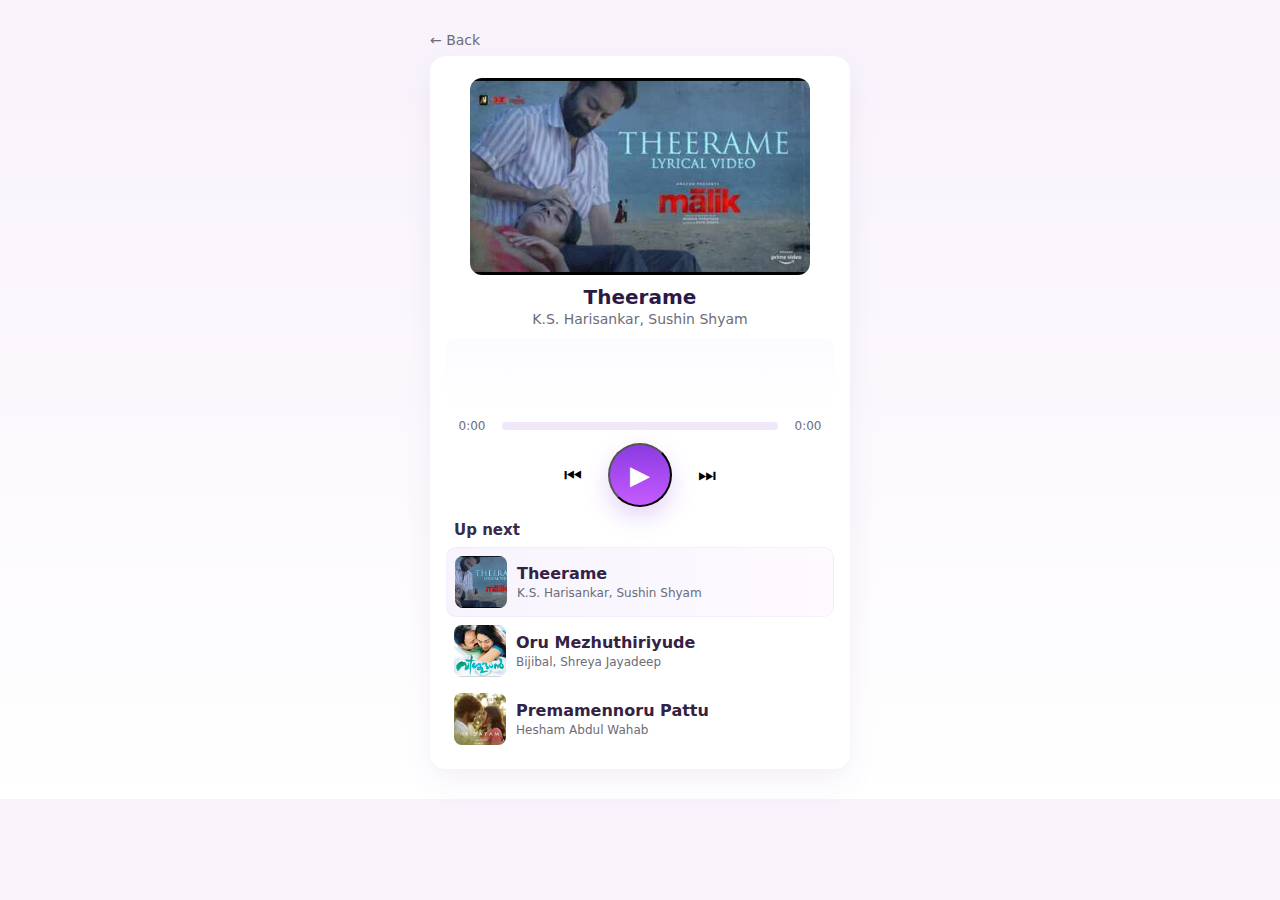
<file: playlist.html>
<!DOCTYPE html>
<html lang="en">
<head>
  <meta charset="utf-8" />
  <meta name="viewport" content="width=device-width,initial-scale=1" />
  <title>Playlist — Like Spotify (Animated Bars)</title>
  <style>
    :root{
      --bg:#f8f2fb; --card:#fff; --accent:#8a3be2; --muted:#6c6c78;
    }
    *{box-sizing:border-box}
    body{
      margin:0; font-family:Inter, system-ui, -apple-system, "Segoe UI", Roboto, Arial;
      background: linear-gradient(180deg,var(--bg) 0%, #fff 100%);
      color:#222; padding:18px;
      -webkit-font-smoothing:antialiased;
    }
    .container{ max-width:420px; margin:12px auto; }
    .card{ background:var(--card); border-radius:16px; padding:16px; box-shadow:0 12px 30px rgba(120,80,170,0.08); }
    .back{ color:var(--muted); text-decoration:none; font-size:14px; display:inline-block; margin-bottom:8px; }
    .cover-wrap{ width:88%; max-width:340px; margin:6px auto; border-radius:12px; overflow:hidden; }
    .cover{ width:100%; display:block; object-fit:cover; }
    .meta{ text-align:center; margin-top:10px; }
    .title{ font-size:20px; font-weight:700; color:#2b1a45; margin:6px 0 2px; }
    .artist{ color:var(--muted); font-size:14px; margin-bottom:10px; }
    .progress-wrap{ display:flex; align-items:center; gap:10px; justify-content:center; margin:10px 6px; }
    .time{ width:40px; font-size:12px; color:var(--muted); text-align:center; }
    .progress{ flex:1; height:8px; background:#f0e7fb; border-radius:10px; position:relative; cursor:pointer; }
    .bar{ position:absolute; left:0; top:0; bottom:0; width:0%; background:linear-gradient(90deg,var(--accent),#c65bff); border-radius:10px; transition: width 0.08s linear; }
    .controls{ display:flex; gap:18px; align-items:center; justify-content:center; margin-top:8px; }
    .btn{ background:transparent; border:none; font-size:20px; padding:8px; border-radius:10px; cursor:pointer; }
    .play{ width:64px; height:64px; border-radius:50%; background:linear-gradient(180deg,var(--accent),#c65bff); color:#fff; font-size:26px; display:flex; align-items:center; justify-content:center; box-shadow:0 10px 24px rgba(138,59,226,0.22); }
    .queue{ margin-top:14px; text-align:left; }
    .queue h3{ margin:0 0 8px 8px; font-size:15px; color:#3b2a4a; }
    .track{ display:flex; gap:10px; align-items:center; padding:8px; border-radius:10px; cursor:pointer; transition:all .12s; }
    .track:hover{ transform:translateY(-3px) }
    .track img{ width:52px; height:52px; border-radius:8px; object-fit:cover; }
    .tmeta .name{ font-weight:600; color:#332244 }
    .tmeta .sub{ font-size:12px; color:var(--muted); margin-top:3px }
    .track.active{ background:linear-gradient(90deg, rgba(138,59,226,0.06), rgba(198,91,255,0.03)); border:1px solid rgba(138,59,226,0.05); }
    /* Visualizer canvas */
    #viz{ width:100%; height:70px; display:block; border-radius:8px; margin-top:12px; background:linear-gradient(180deg, rgba(200,170,255,0.05), rgba(255,255,255,0)); }
    @media (max-width:420px){ .cover-wrap{ width:92% } }
  </style>
</head>
<body>
  <div class="container">
    <a class="back" href="index.html">← Back</a>
    <div class="card">
      <div class="cover-wrap">
        <img id="coverImg" class="cover" src="song1.jpg" alt="cover">
      </div>

      <div class="meta">
        <div id="songTitle" class="title">Theerame</div>
        <div id="songArtist" class="artist">K.S. Harisankar, Sushin Shyam</div>

        <canvas id="viz"></canvas>

        <div class="progress-wrap">
          <div class="time" id="curTime">0:00</div>
          <div class="progress" id="progressBar" title="Seek">
            <div class="bar" id="progressFill"></div>
          </div>
          <div class="time" id="durTime">0:00</div>
        </div>

        <div class="controls" aria-hidden="false">
          <button id="prev" class="btn" title="Previous">⏮</button>
          <button id="play" class="play" title="Play">▶</button>
          <button id="next" class="btn" title="Next">⏭</button>
        </div>
      </div>

      <div class="queue">
        <h3>Up next</h3>
        <div id="tracks"></div>
      </div>
    </div>
  </div>

  <!-- hidden audio element -->
  <audio id="audio" crossorigin="anonymous"></audio>

  <script>
    /* -------------------------
       Playlist — Edit filenames here if yours differ
       ------------------------- */
    const playlist = [
      { src: "song1.mp3", title: "Theerame", artist: "K.S. Harisankar, Sushin Shyam", cover: "song1.jpg" },
      { src: "song2.mp3", title: "Oru Mezhuthiriyude", artist: "Bijibal, Shreya Jayadeep", cover: "song2.jpg" },
      { src: "song3.mp3", title: "Premamennoru Pattu", artist: "Hesham Abdul Wahab", cover: "song3.jpg" }
    ];

    // DOM refs
    const audio = document.getElementById("audio");
    const coverImg = document.getElementById("coverImg");
    const songTitle = document.getElementById("songTitle");
    const songArtist = document.getElementById("songArtist");
    const playBtn = document.getElementById("play");
    const prevBtn = document.getElementById("prev");
    const nextBtn = document.getElementById("next");
    const progressFill = document.getElementById("progressFill");
    const progressBar = document.getElementById("progressBar");
    const curTimeEl = document.getElementById("curTime");
    const durTimeEl = document.getElementById("durTime");
    const tracksEl = document.getElementById("tracks");
    const canvas = document.getElementById("viz");
    const ctx = canvas.getContext("2d");

    // state
    let idx = 0;
    let isPlaying = false;
    let audioCtx = null;
    let analyser = null;
    let sourceNode = null;
    let rafId = null;

    // build queue UI
    function buildQueue(){
      tracksEl.innerHTML = "";
      playlist.forEach((p, i) => {
        const tr = document.createElement("div");
        tr.className = "track" + (i === idx ? " active" : "");
        tr.dataset.index = i;
        tr.innerHTML = `<img src="${p.cover}" alt="cover"><div class="tmeta"><div class="name">${p.title}</div><div class="sub">${p.artist}</div></div>`;
        tr.addEventListener("click", () => { idx = i; loadAndPlay(); });
        tracksEl.appendChild(tr);
      });
    }

    // load song metadata into UI
    function loadSong(i){
      const p = playlist[i];
      audio.src = p.src;
      songTitle.textContent = p.title;
      songArtist.textContent = p.artist;
      coverImg.src = p.cover;
      updateActiveTrack();
    }

    function updateActiveTrack(){
      const list = document.querySelectorAll(".track");
      list.forEach(el => el.classList.toggle("active", Number(el.dataset.index) === idx));
    }

    // initialize AudioContext + analyser when user first interacts
    function ensureAudioContext(){
      if (audioCtx) return;
      audioCtx = new (window.AudioContext || window.webkitAudioContext)();
      analyser = audioCtx.createAnalyser();
      analyser.fftSize = 256;
      sourceNode = audioCtx.createMediaElementSource(audio);
      sourceNode.connect(analyser);
      analyser.connect(audioCtx.destination);
      startVisualizer();
    }

    // play / pause
    function play(){
      ensureAudioContext();
      // on mobile, resume context if suspended
      if (audioCtx.state === "suspended") audioCtx.resume().catch(()=>{});
      audio.play().then(() => {
        isPlaying = true;
        playBtn.textContent = "⏸";
        startVisualizer();
      }).catch(err => {
        console.log("play error", err);
      });
    }
    function pause(){
      audio.pause();
      isPlaying = false;
      playBtn.textContent = "▶";
      stopVisualizer();
    }

    function loadAndPlay(){
      loadSong(idx);
      play();
    }

    // controls
    playBtn.addEventListener("click", () => {
      if (!isPlaying) play();
      else pause();
    });
    prevBtn.addEventListener("click", () => {
      idx = (idx - 1 + playlist.length) % playlist.length;
      loadAndPlay();
    });
    nextBtn.addEventListener("click", () => {
      idx = (idx + 1) % playlist.length;
      loadAndPlay();
    });

    // progress updates
    audio.addEventListener("timeupdate", () => {
      const pct = (audio.currentTime / (audio.duration || 1)) * 100;
      progressFill.style.width = pct + "%";
      curTimeEl.textContent = formatTime(audio.currentTime);
      durTimeEl.textContent = formatTime(audio.duration || 0);
    });

    // seek by clicking progress bar
    progressBar.addEventListener("click", (e) => {
      const rect = progressBar.getBoundingClientRect();
      const clickX = e.clientX - rect.left;
      const pct = clickX / rect.width;
      audio.currentTime = pct * (audio.duration || 0);
    });

    // when track ends -> next
    audio.addEventListener("ended", () => {
      idx = (idx + 1) % playlist.length;
      loadAndPlay();
    });

    function formatTime(t){
      if (!t || isNaN(t)) return "0:00";
      const m = Math.floor(t/60);
      const s = Math.floor(t%60).toString().padStart(2,"0");
      return `${m}:${s}`;
    }

    // Visualizer
    function resizeCanvas(){
      const dpr = window.devicePixelRatio || 1;
      canvas.width = canvas.clientWidth * dpr;
      canvas.height = canvas.clientHeight * dpr;
      ctx.scale(dpr, dpr);
    }

    function startVisualizer(){
      if (!analyser) return;
      cancelAnimationFrame(rafId);
      resizeCanvas();
      const bufferLength = analyser.frequencyBinCount;
      const dataArray = new Uint8Array(bufferLength);

      function draw(){
        rafId = requestAnimationFrame(draw);
        analyser.getByteFrequencyData(dataArray);
        const width = canvas.clientWidth;
        const height = canvas.clientHeight;
        ctx.clearRect(0,0,width,height);

        // visual style
        const barCount = 32;
        const barWidth = Math.max(2, Math.floor(width / barCount) - 4);
        const gap = (width - (barWidth * barCount)) / (barCount - 1);

        for (let i=0; i<barCount; i++){
          // sample from dataArray spread across
          const dataIndex = Math.floor(i * (bufferLength / barCount));
          const v = dataArray[dataIndex] / 255; // 0..1
          const barHeight = v * (height - 8);

          // gradient fill (accent)
          const grad = ctx.createLinearGradient(0, height-barHeight, 0, height);
          grad.addColorStop(0, "rgba(198,91,255,0.95)");
          grad.addColorStop(1, "rgba(138,59,226,0.75)");
          ctx.fillStyle = grad;

          const x = i * (barWidth + gap);
          ctx.fillRect(x, height - barHeight, barWidth, barHeight);
          // soft top glow
          ctx.fillStyle = "rgba(255,255,255,0.06)";
          ctx.fillRect(x, height - barHeight, barWidth, 2);
        }
      }
      draw();
    }

    function stopVisualizer(){
      cancelAnimationFrame(rafId);
      // clear canvas
      ctx.clearRect(0,0,canvas.clientWidth,canvas.clientHeight);
    }

    // initial UI
    buildQueue();
    loadSong(idx);

    // ensure canvas resizes with window
    window.addEventListener("resize", () => {
      resizeCanvas();
    });

    // Friendly note: Mobile browsers require a user tap to start audio; pressing the big play button counts as interaction and initializes visualization.
  </script>
</body>
</html>
</file>
